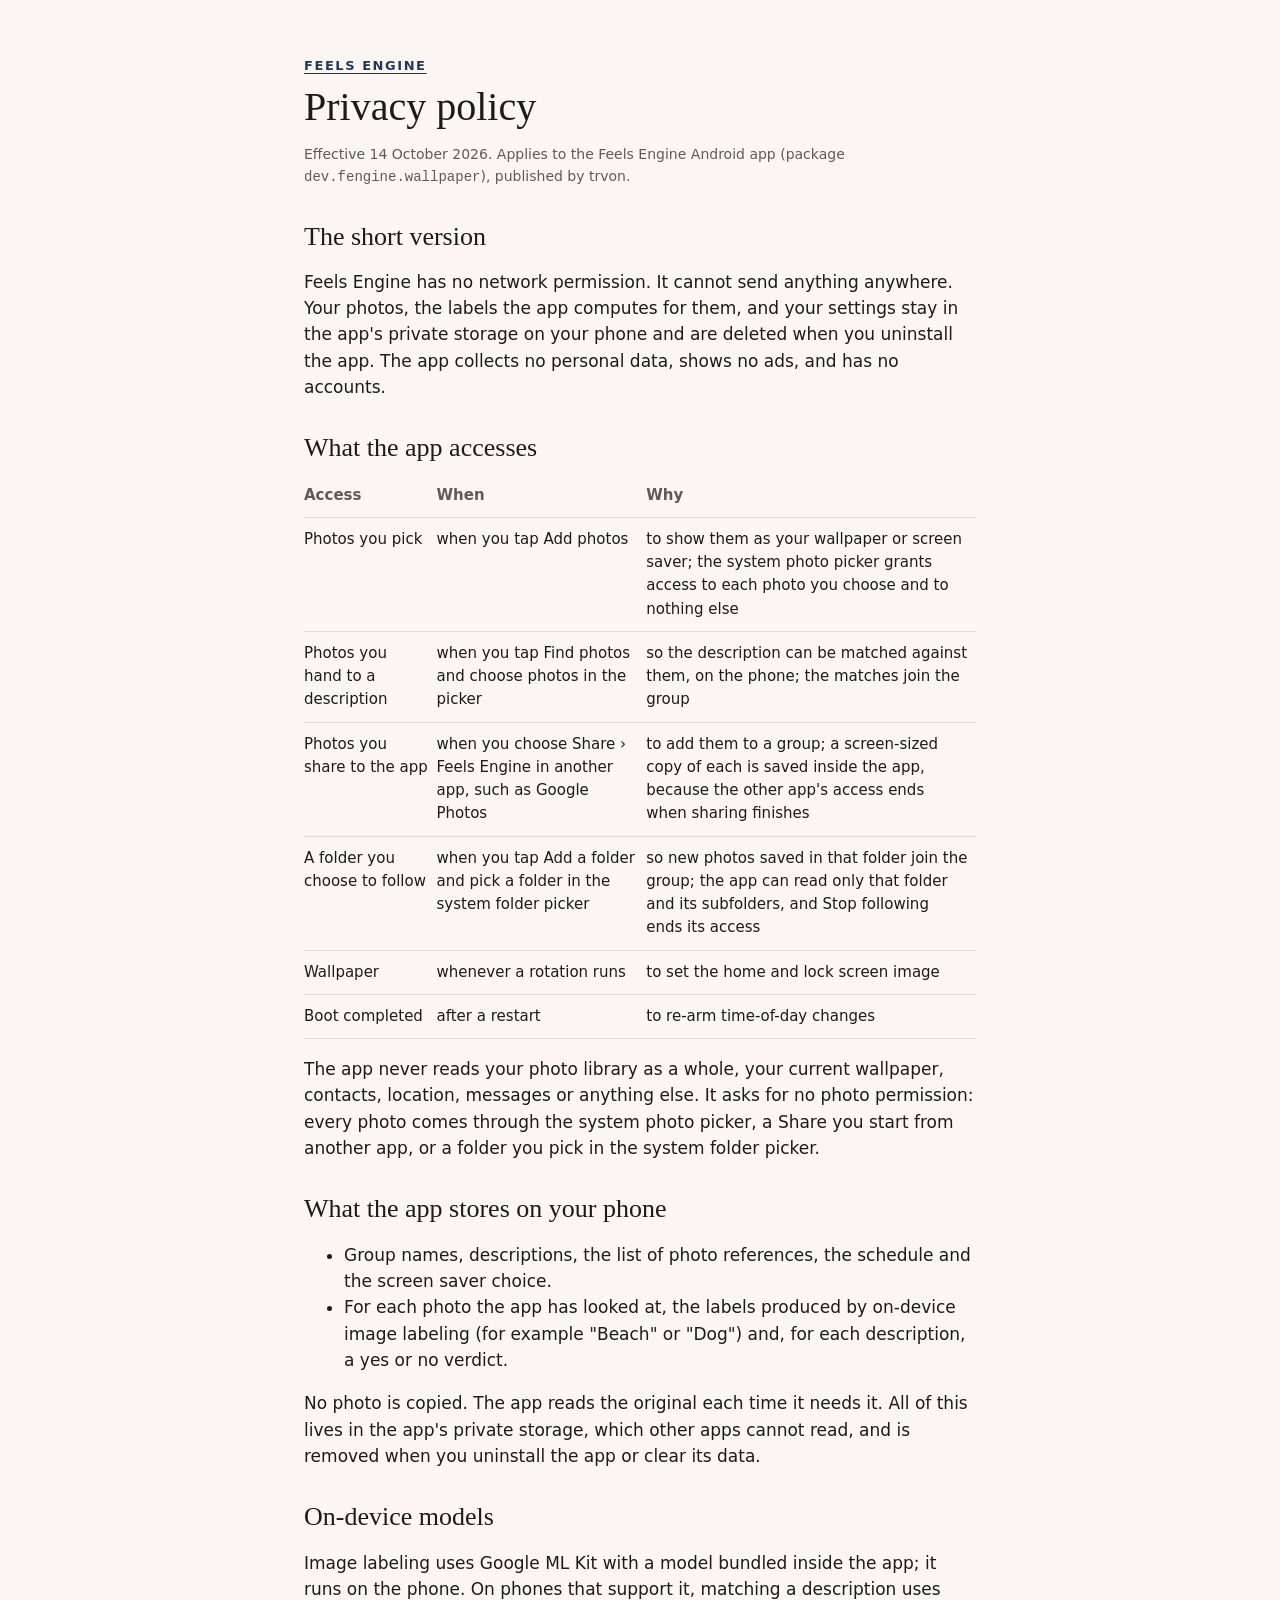
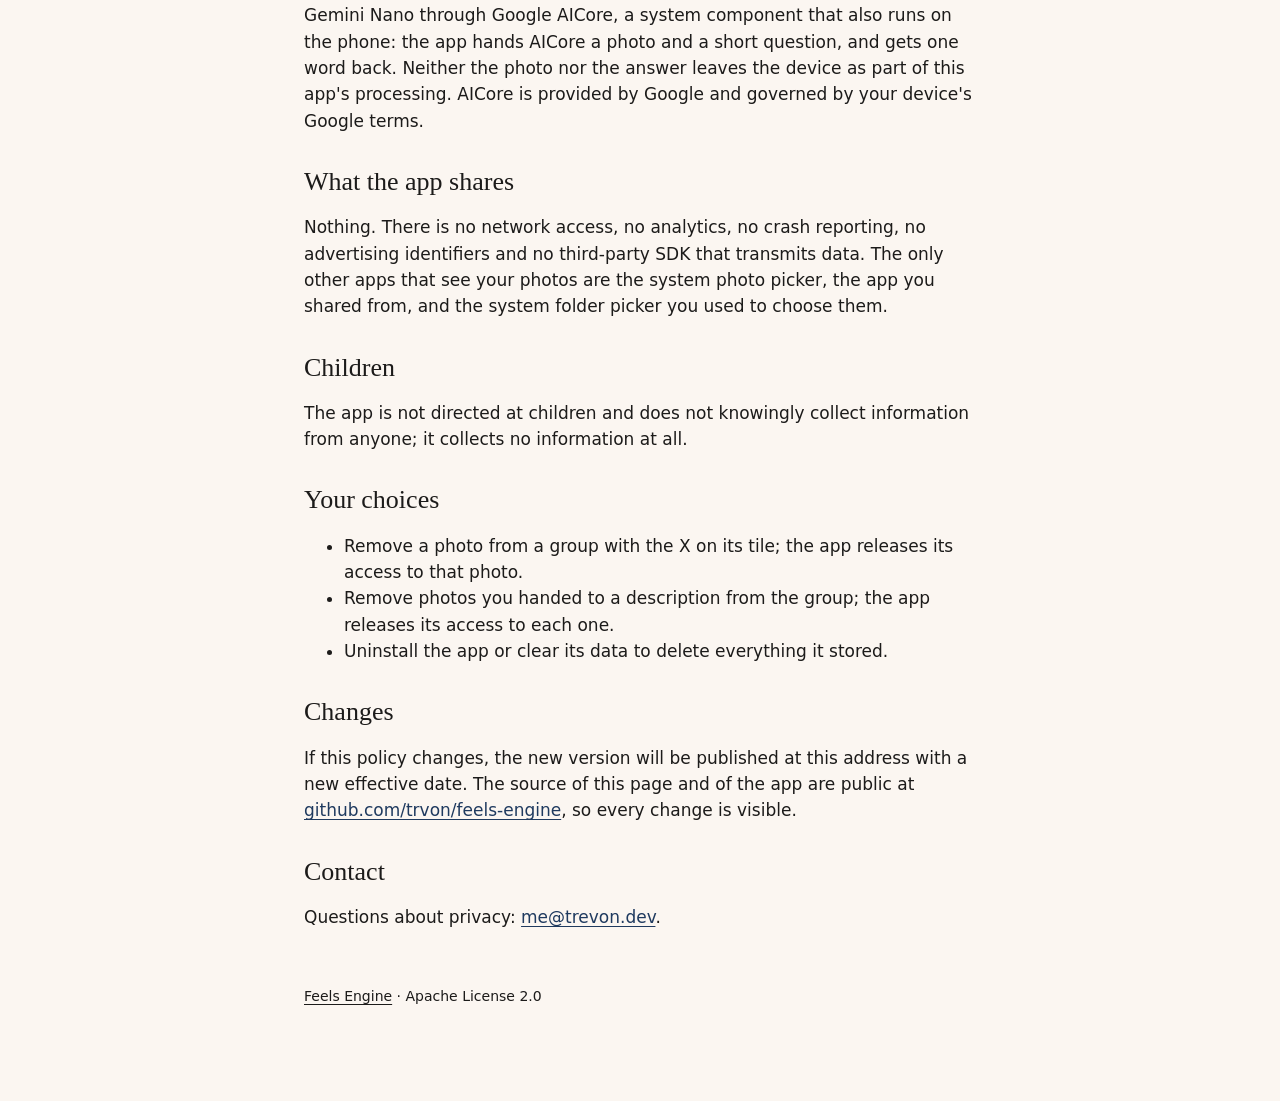
<file: site/privacy.html>
<!doctype html>
<html lang="en">
<head>
<meta charset="utf-8">
<meta name="viewport" content="width=device-width, initial-scale=1">
<title>Feels Engine privacy policy</title>
<meta name="description" content="Privacy policy for the Feels Engine Android app. The app has no network permission; nothing leaves the phone.">
<link rel="icon" href="assets/icon.png">
<link rel="stylesheet" href="style.css">
</head>
<body>
<main>
  <p class="eyebrow"><a href="index.html">Feels Engine</a></p>
  <h1>Privacy policy</h1>
  <p class="caption">Effective 14 October 2026. Applies to the Feels Engine Android app (package <code>dev.fengine.wallpaper</code>), published by trvon.</p>

  <section>
    <h2>The short version</h2>
    <p>Feels Engine has no network permission. It cannot send anything anywhere. Your photos, the labels the app computes for them, and your settings stay in the app's private storage on your phone and are deleted when you uninstall the app. The app collects no personal data, shows no ads, and has no accounts.</p>
  </section>

  <section>
    <h2>What the app accesses</h2>
    <table>
      <tr><th>Access</th><th>When</th><th>Why</th></tr>
      <tr><td>Photos you pick</td><td>when you tap Add photos</td><td>to show them as your wallpaper or screen saver; the system photo picker grants access to each photo you choose and to nothing else</td></tr>
      <tr><td>Photos you hand to a description</td><td>when you tap Find photos and choose photos in the picker</td><td>so the description can be matched against them, on the phone; the matches join the group</td></tr>
      <tr><td>Photos you share to the app</td><td>when you choose Share › Feels Engine in another app, such as Google Photos</td><td>to add them to a group; a screen-sized copy of each is saved inside the app, because the other app's access ends when sharing finishes</td></tr>
      <tr><td>A folder you choose to follow</td><td>when you tap Add a folder and pick a folder in the system folder picker</td><td>so new photos saved in that folder join the group; the app can read only that folder and its subfolders, and Stop following ends its access</td></tr>
      <tr><td>Wallpaper</td><td>whenever a rotation runs</td><td>to set the home and lock screen image</td></tr>
      <tr><td>Boot completed</td><td>after a restart</td><td>to re-arm time-of-day changes</td></tr>
    </table>
    <p>The app never reads your photo library as a whole, your current wallpaper, contacts, location, messages or anything else. It asks for no photo permission: every photo comes through the system photo picker, a Share you start from another app, or a folder you pick in the system folder picker.</p>
  </section>

  <section>
    <h2>What the app stores on your phone</h2>
    <ul>
      <li>Group names, descriptions, the list of photo references, the schedule and the screen saver choice.</li>
      <li>For each photo the app has looked at, the labels produced by on-device image labeling (for example "Beach" or "Dog") and, for each description, a yes or no verdict.</li>
    </ul>
    <p>No photo is copied. The app reads the original each time it needs it. All of this lives in the app's private storage, which other apps cannot read, and is removed when you uninstall the app or clear its data.</p>
  </section>

  <section>
    <h2>On-device models</h2>
    <p>Image labeling uses Google ML Kit with a model bundled inside the app; it runs on the phone. On phones that support it, matching a description uses Gemini Nano through Google AICore, a system component that also runs on the phone: the app hands AICore a photo and a short question, and gets one word back. Neither the photo nor the answer leaves the device as part of this app's processing. AICore is provided by Google and governed by your device's Google terms.</p>
  </section>

  <section>
    <h2>What the app shares</h2>
    <p>Nothing. There is no network access, no analytics, no crash reporting, no advertising identifiers and no third-party SDK that transmits data. The only other apps that see your photos are the system photo picker, the app you shared from, and the system folder picker you used to choose them.</p>
  </section>

  <section>
    <h2>Children</h2>
    <p>The app is not directed at children and does not knowingly collect information from anyone; it collects no information at all.</p>
  </section>

  <section>
    <h2>Your choices</h2>
    <ul>
      <li>Remove a photo from a group with the X on its tile; the app releases its access to that photo.</li>
      <li>Remove photos you handed to a description from the group; the app releases its access to each one.</li>
      <li>Uninstall the app or clear its data to delete everything it stored.</li>
    </ul>
  </section>

  <section>
    <h2>Changes</h2>
    <p>If this policy changes, the new version will be published at this address with a new effective date. The source of this page and of the app are public at <a href="https://github.com/trvon/feels-engine">github.com/trvon/feels-engine</a>, so every change is visible.</p>
  </section>

  <section>
    <h2>Contact</h2>
    <p>Questions about privacy: <a href="mailto:me@trevon.dev">me@trevon.dev</a>.</p>
  </section>

  <footer>
    <p><a href="index.html">Feels Engine</a> · Apache License 2.0</p>
  </footer>
</main>
</body>
</html>
</file>
<file: site/style.css>
/* Feels Engine site: the app's design language on the web. Editorial, calm, photos first.
   Tokens mirror ui/design/Tokens.kt: 24 px page gutter, 32 px between sections, one serif headline. */
:root {
  --bg: #FBF6F1;
  --ink: #1C1B1A;
  --muted: #5E5A55;
  --eyebrow: #7A5C3A;
  --navy: #1F3A5F;
  --sun: #F2C14E;
  --sand: #E8D9B5;
  --card: #F3EBE2;
  --rule: #E6DDD2;
  --radius-card: 20px;
  --radius-tile: 12px;
  --page: 24px;
  --section: 32px;
  --max: 720px;
}
@media (prefers-color-scheme: dark) {
  :root { --bg: #141312; --ink: #F3EEE8; --muted: #B5ADA3; --eyebrow: #D9B98A; --card: #1F1D1B; --rule: #2C2926; --sand: #3A3128; }
}
* { box-sizing: border-box; }
html { background: var(--bg); color: var(--ink); -webkit-text-size-adjust: 100%; }
body { margin: 0; font: 17px/1.55 -apple-system, "Roboto", "Segoe UI", system-ui, sans-serif; }
main { max-width: var(--max); margin: 0 auto; padding: 56px var(--page) 80px; }
.eyebrow { font-size: 13px; letter-spacing: 0.12em; text-transform: uppercase; color: var(--eyebrow); margin: 0 0 8px; font-weight: 600; }
h1 { font-family: Georgia, "Times New Roman", "Noto Serif", serif; font-weight: 400; font-size: 40px; line-height: 1.15; margin: 0 0 12px; }
h2 { font-family: Georgia, "Times New Roman", "Noto Serif", serif; font-weight: 400; font-size: 26px; line-height: 1.2; margin: var(--section) 0 10px; }
p, li { color: var(--ink); }
.muted { color: var(--muted); }
.caption { font-size: 14px; color: var(--muted); }
section { margin-top: var(--section); }
a { color: var(--navy); text-decoration-thickness: 1px; text-underline-offset: 3px; }
@media (prefers-color-scheme: dark) { a { color: #A9C1E8; } }
.actions { display: flex; flex-wrap: wrap; gap: 12px; margin-top: 20px; }
.button { display: inline-block; padding: 12px 22px; border-radius: 999px; background: var(--navy); color: #FBF6F1; text-decoration: none; font-weight: 600; }
.button.tonal { background: var(--sand); color: var(--ink); }
.rail { display: grid; grid-template-columns: repeat(3, minmax(0, 1fr)); gap: 12px; margin-top: 16px; }
.rail img { width: 100%; min-width: 0; height: auto; border-radius: var(--radius-tile); display: block; background: var(--card); box-shadow: 0 1px 0 var(--rule); }
@media (max-width: 480px) { .rail { gap: 8px; } h1 { font-size: 34px; } }
.mark { width: 72px; height: 72px; border-radius: 18px; display: block; margin-bottom: 20px; }
table { border-collapse: collapse; width: 100%; font-size: 15px; margin-top: 8px; }
th, td { text-align: left; vertical-align: top; padding: 10px 8px 10px 0; border-bottom: 1px solid var(--rule); }
th { color: var(--muted); font-weight: 600; }
hr { border: 0; border-top: 1px solid var(--rule); margin: var(--section) 0; }
footer { margin-top: 56px; font-size: 14px; color: var(--muted); }
footer a { color: inherit; }
</file>
